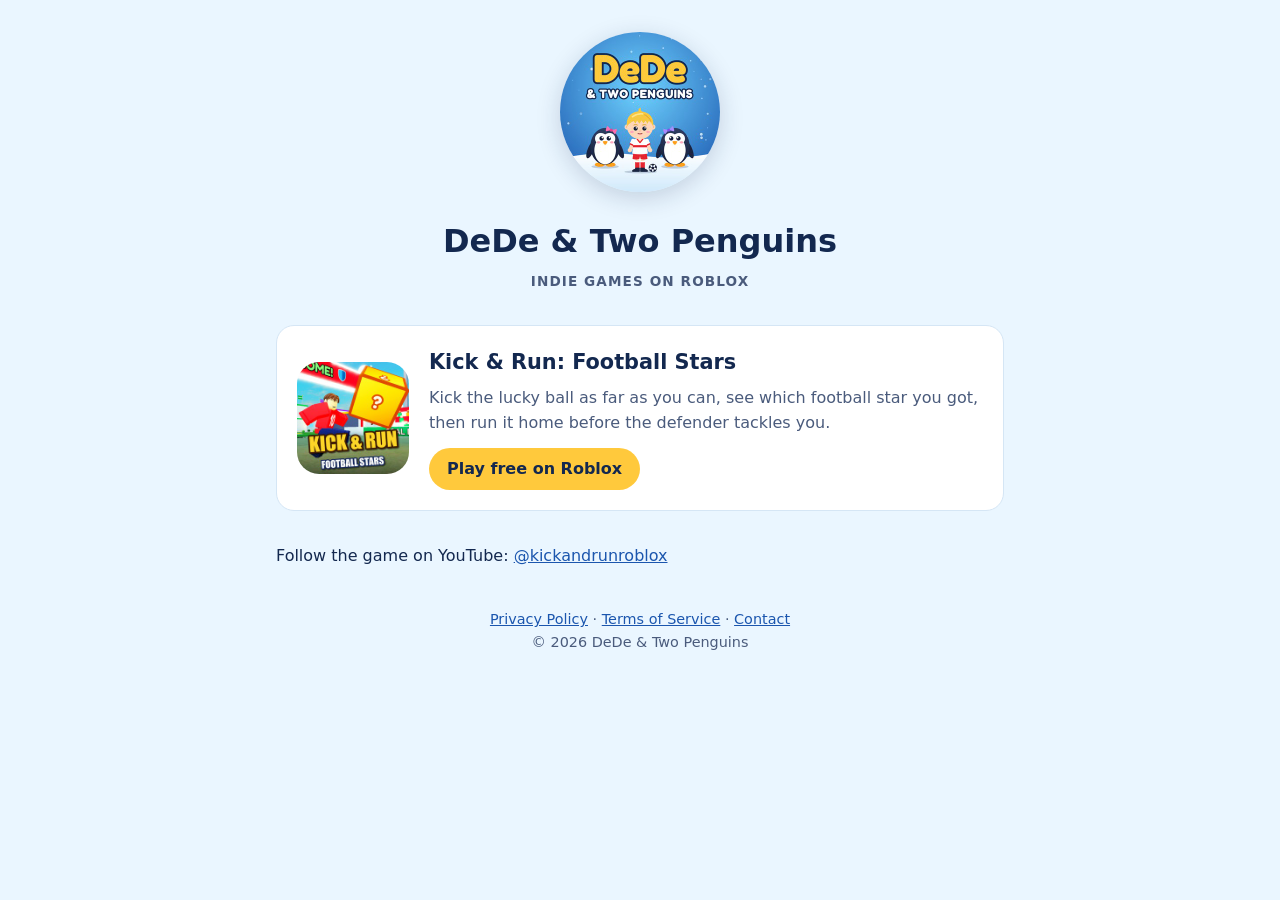
<file: index.html>
<!doctype html>
<html lang="en">
<head>
<meta charset="utf-8">
<meta name="viewport" content="width=device-width, initial-scale=1">
<title>DeDe &amp; Two Penguins</title>
<meta name="description" content="DeDe & Two Penguins is a tiny indie studio making games on Roblox.">
<link rel="icon" href="logo.jpg">
<link rel="stylesheet" href="style.css">
</head>
<body>
<main>
  <header class="studio">
    <img src="logo.jpg" alt="DeDe & Two Penguins logo">
    <h1>DeDe &amp; Two Penguins</h1>
    <p class="tag">Indie games on Roblox</p>
  </header>

  <section class="game">
    <img src="kickandrun.jpg" alt="Kick & Run: Football Stars icon">
    <div>
      <h2>Kick &amp; Run: Football Stars</h2>
      <p>Kick the lucky ball as far as you can, see which football star you got, then run it home before the defender tackles you.</p>
      <a class="button" href="https://www.roblox.com/games/138604124344923">Play free on Roblox</a>
    </div>
  </section>

  <p>Follow the game on YouTube: <a href="https://www.youtube.com/@kickandrunroblox">@kickandrunroblox</a></p>

  <footer>
    <a href="privacy.html">Privacy Policy</a> ·
    <a href="terms.html">Terms of Service</a> ·
    <a href="https://github.com/Koo2992/dedeandtwopenguins/issues">Contact</a>
    <br>© 2026 DeDe &amp; Two Penguins
  </footer>
</main>
</body>
</html>
</file>
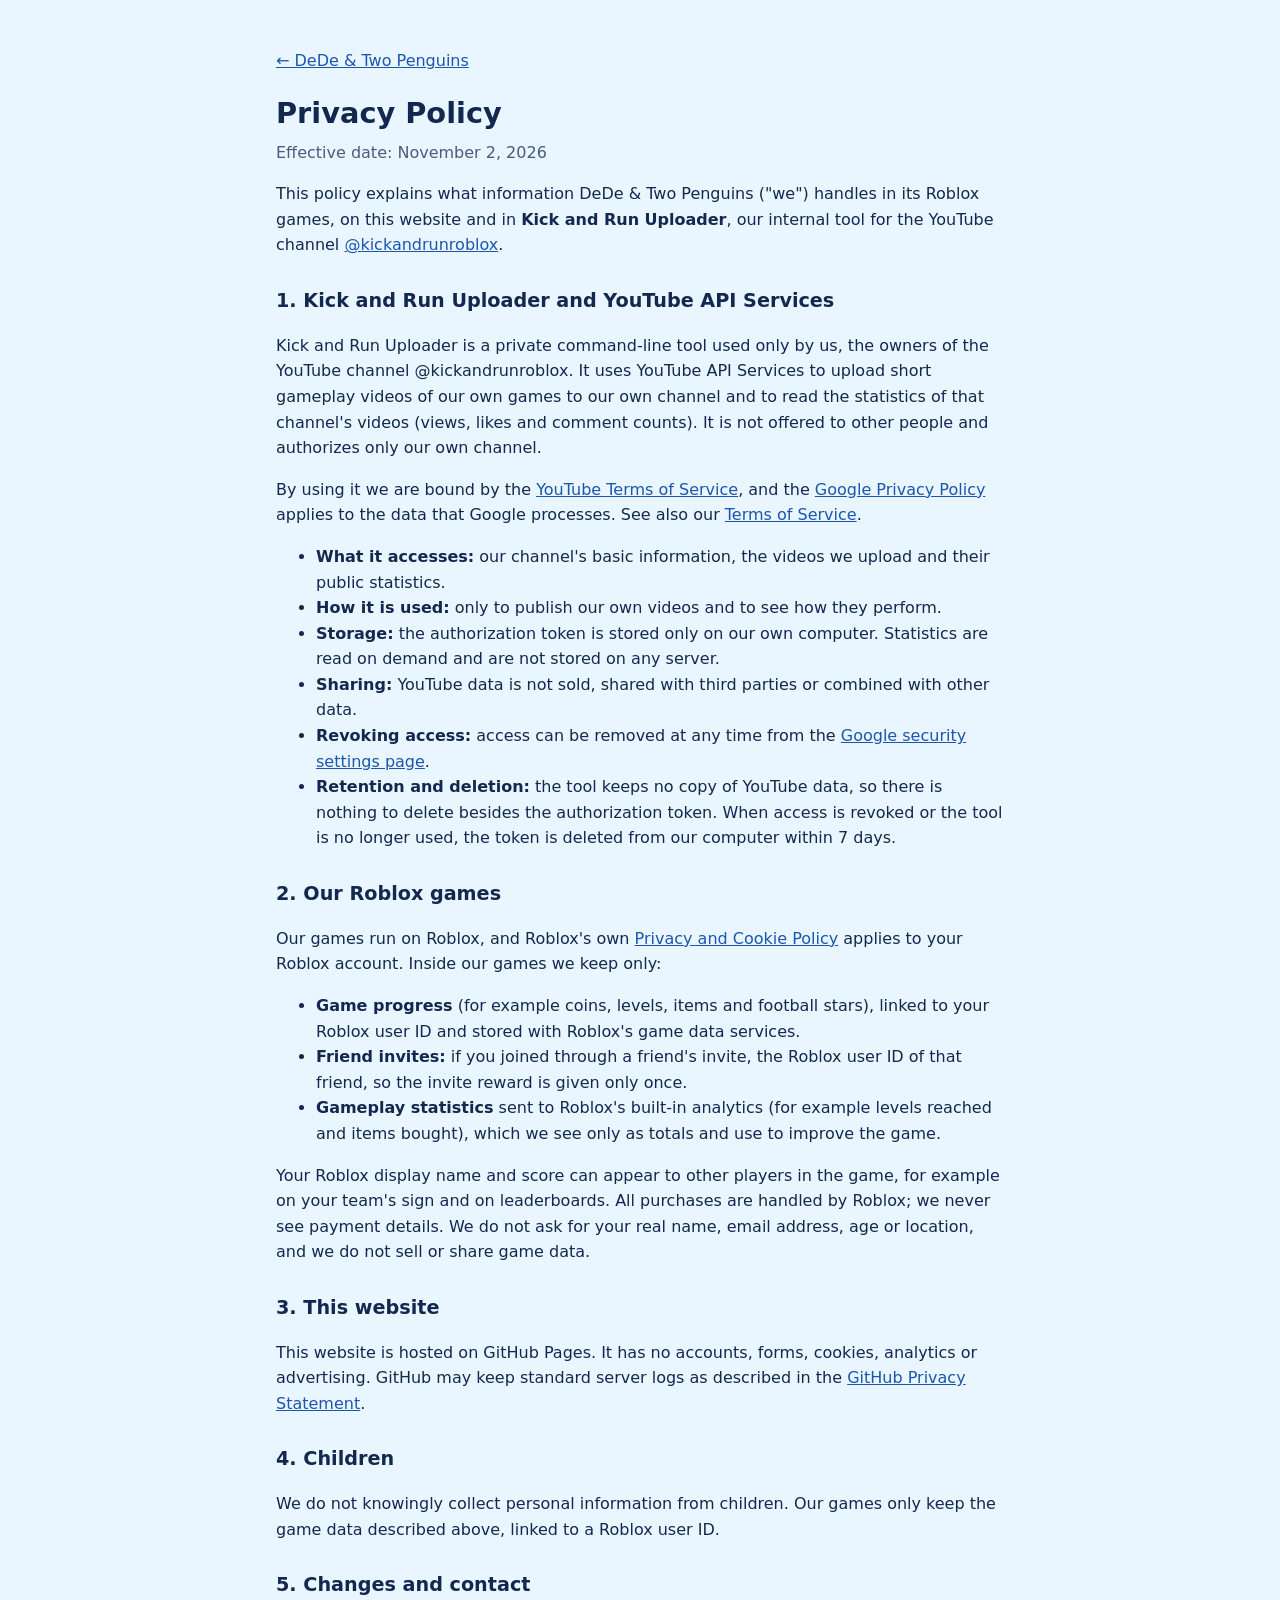
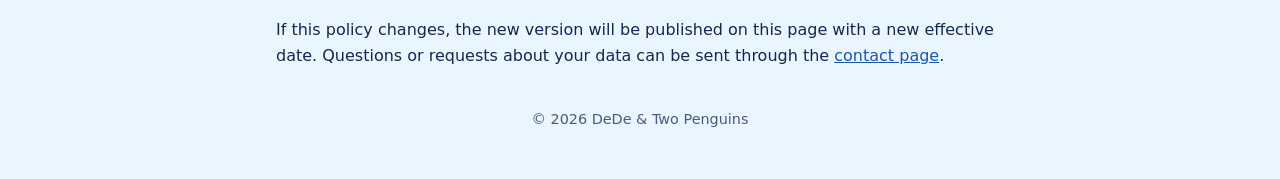
<file: privacy.html>
<!doctype html>
<html lang="en">
<head>
<meta charset="utf-8">
<meta name="viewport" content="width=device-width, initial-scale=1">
<title>Privacy Policy</title>
<meta name="description" content="Privacy Policy of DeDe & Two Penguins, its Roblox games and the Kick and Run Uploader tool.">
<link rel="icon" href="logo.jpg">
<link rel="stylesheet" href="style.css">
</head>
<body>
<main>
<article>
  <p><a href="./">← DeDe &amp; Two Penguins</a></p>
  <h1>Privacy Policy</h1>
  <p class="date">Effective date: November 2, 2026</p>

  <p>This policy explains what information DeDe &amp; Two Penguins ("we") handles in its Roblox games, on this website and in
  <strong>Kick and Run Uploader</strong>, our internal tool for the YouTube channel
  <a href="https://www.youtube.com/@kickandrunroblox">@kickandrunroblox</a>.</p>

  <h2>1. Kick and Run Uploader and YouTube API Services</h2>
  <p>Kick and Run Uploader is a private command-line tool used only by us, the owners of the YouTube channel
  @kickandrunroblox. It uses YouTube API Services to upload short gameplay videos of our own games to our own channel and to
  read the statistics of that channel's videos (views, likes and comment counts). It is not offered to other people and
  authorizes only our own channel.</p>
  <p>By using it we are bound by the <a href="https://www.youtube.com/t/terms">YouTube Terms of Service</a>, and the
  <a href="https://policies.google.com/privacy">Google Privacy Policy</a> applies to the data that Google processes.
  See also our <a href="terms.html">Terms of Service</a>.</p>
  <ul>
    <li><strong>What it accesses:</strong> our channel's basic information, the videos we upload and their public statistics.</li>
    <li><strong>How it is used:</strong> only to publish our own videos and to see how they perform.</li>
    <li><strong>Storage:</strong> the authorization token is stored only on our own computer. Statistics are read on demand and are not stored on any server.</li>
    <li><strong>Sharing:</strong> YouTube data is not sold, shared with third parties or combined with other data.</li>
    <li><strong>Revoking access:</strong> access can be removed at any time from the
      <a href="https://myaccount.google.com/permissions">Google security settings page</a>.</li>
    <li><strong>Retention and deletion:</strong> the tool keeps no copy of YouTube data, so there is nothing to delete
      besides the authorization token. When access is revoked or the tool is no longer used, the token is deleted from our
      computer within 7 days.</li>
  </ul>

  <h2>2. Our Roblox games</h2>
  <p>Our games run on Roblox, and Roblox's own <a href="https://en.help.roblox.com/hc/articles/115004630823">Privacy and Cookie Policy</a>
  applies to your Roblox account. Inside our games we keep only:</p>
  <ul>
    <li><strong>Game progress</strong> (for example coins, levels, items and football stars), linked to your Roblox user ID and stored with Roblox's game data services.</li>
    <li><strong>Friend invites:</strong> if you joined through a friend's invite, the Roblox user ID of that friend, so the invite reward is given only once.</li>
    <li><strong>Gameplay statistics</strong> sent to Roblox's built-in analytics (for example levels reached and items bought), which we see only as totals and use to improve the game.</li>
  </ul>
  <p>Your Roblox display name and score can appear to other players in the game, for example on your team's sign and on
  leaderboards. All purchases are handled by Roblox; we never see payment details. We do not ask for your real name, email
  address, age or location, and we do not sell or share game data.</p>

  <h2>3. This website</h2>
  <p>This website is hosted on GitHub Pages. It has no accounts, forms, cookies, analytics or advertising. GitHub may keep
  standard server logs as described in the
  <a href="https://docs.github.com/site-policy/privacy-policies/github-general-privacy-statement">GitHub Privacy Statement</a>.</p>

  <h2>4. Children</h2>
  <p>We do not knowingly collect personal information from children. Our games only keep the game data described above,
  linked to a Roblox user ID.</p>

  <h2>5. Changes and contact</h2>
  <p>If this policy changes, the new version will be published on this page with a new effective date. Questions or requests
  about your data can be sent through the <a href="https://github.com/Koo2992/dedeandtwopenguins/issues">contact page</a>.</p>
</article>
<footer>© 2026 DeDe &amp; Two Penguins</footer>
</main>
</body>
</html>
</file>
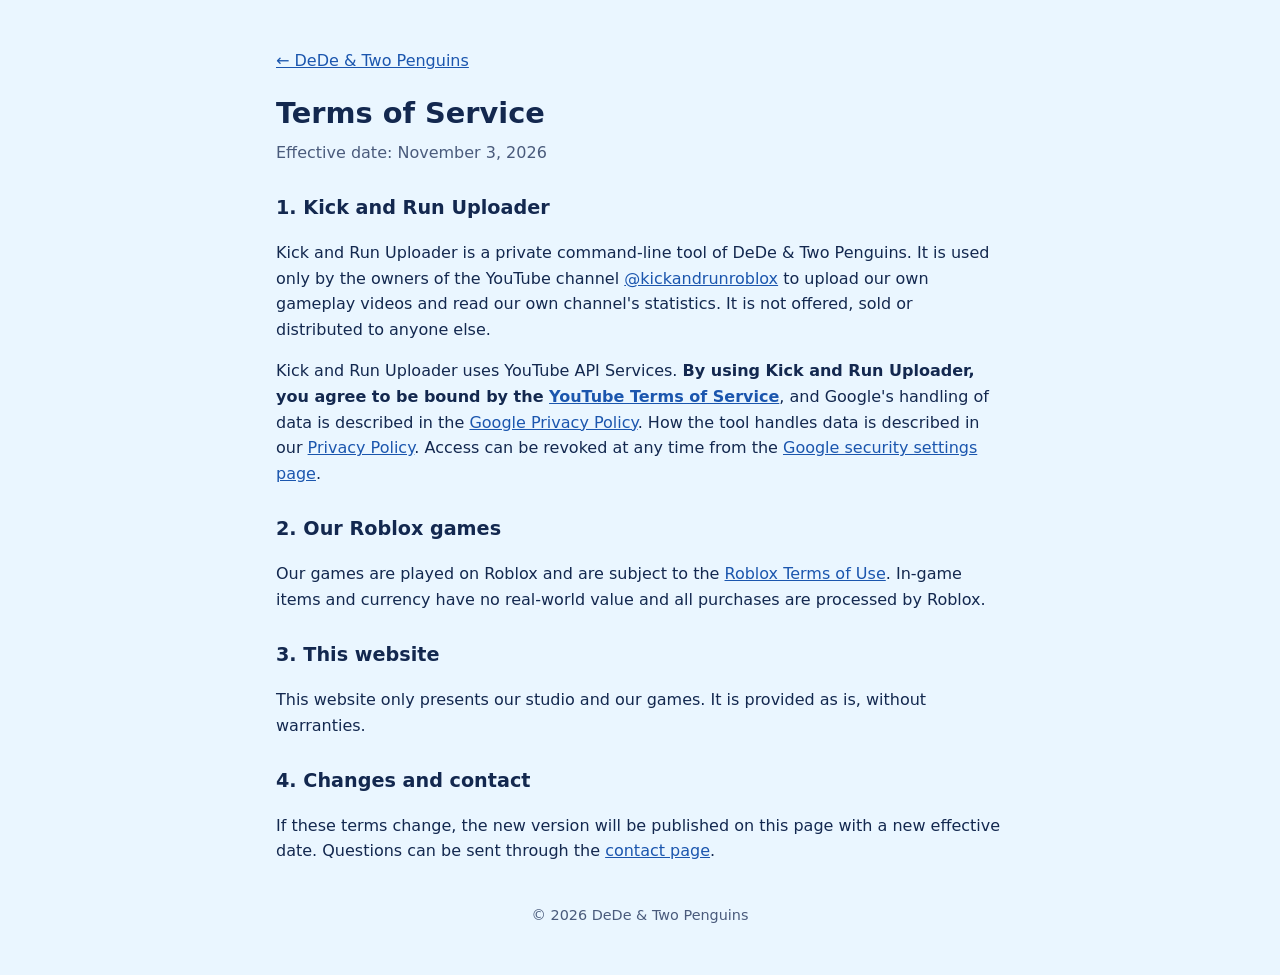
<file: terms.html>
<!doctype html>
<html lang="en">
<head>
<meta charset="utf-8">
<meta name="viewport" content="width=device-width, initial-scale=1">
<title>Terms of Service</title>
<meta name="description" content="Terms of Service of DeDe & Two Penguins, its Roblox games and the Kick and Run Uploader tool.">
<link rel="icon" href="logo.jpg">
<link rel="stylesheet" href="style.css">
</head>
<body>
<main>
<article>
  <p><a href="./">← DeDe &amp; Two Penguins</a></p>
  <h1>Terms of Service</h1>
  <p class="date">Effective date: November 3, 2026</p>

  <h2>1. Kick and Run Uploader</h2>
  <p>Kick and Run Uploader is a private command-line tool of DeDe &amp; Two Penguins. It is used only by the owners of the
  YouTube channel <a href="https://www.youtube.com/@kickandrunroblox">@kickandrunroblox</a> to upload our own gameplay videos
  and read our own channel's statistics. It is not offered, sold or distributed to anyone else.</p>
  <p>Kick and Run Uploader uses YouTube API Services. <strong>By using Kick and Run Uploader, you agree to be bound by the
  <a href="https://www.youtube.com/t/terms">YouTube Terms of Service</a></strong>, and Google's handling of data is described in
  the <a href="https://policies.google.com/privacy">Google Privacy Policy</a>. How the tool handles data is described in our
  <a href="privacy.html">Privacy Policy</a>. Access can be revoked at any time from the
  <a href="https://myaccount.google.com/permissions">Google security settings page</a>.</p>

  <h2>2. Our Roblox games</h2>
  <p>Our games are played on Roblox and are subject to the
  <a href="https://en.help.roblox.com/hc/articles/115004647846">Roblox Terms of Use</a>. In-game items and currency have no
  real-world value and all purchases are processed by Roblox.</p>

  <h2>3. This website</h2>
  <p>This website only presents our studio and our games. It is provided as is, without warranties.</p>

  <h2>4. Changes and contact</h2>
  <p>If these terms change, the new version will be published on this page with a new effective date. Questions can be sent
  through the <a href="https://github.com/Koo2992/dedeandtwopenguins/issues">contact page</a>.</p>
</article>
<footer>© 2026 DeDe &amp; Two Penguins</footer>
</main>
</body>
</html>
</file>
<file: style.css>
:root {
  --ink: #13284F;
  --muted: #4A5B7C;
  --sky: #EAF6FF;
  --card: #FFFFFF;
  --line: #D5E6F5;
  --accent: #FFC93C;
  --link: #1B56AE;
}
@media (prefers-color-scheme: dark) {
  :root {
    --ink: #EAF2FF;
    --muted: #A9B8D3;
    --sky: #0E1A33;
    --card: #15254A;
    --line: #26385F;
    --link: #8FC8FF;
  }
}
* { box-sizing: border-box; }
body {
  margin: 0;
  background: var(--sky);
  color: var(--ink);
  font-family: "Segoe UI", system-ui, -apple-system, Roboto, sans-serif;
  line-height: 1.6;
}
main { max-width: 760px; margin: 0 auto; padding: 32px 16px 48px; }
a { color: var(--link); }
header.studio { text-align: center; }
header.studio img { width: 160px; height: 160px; border-radius: 50%; box-shadow: 0 6px 24px rgba(19, 40, 79, .18); }
h1 { margin: 16px 0 4px; font-size: 2rem; }
.tag { margin: 0; color: var(--muted); letter-spacing: .08em; text-transform: uppercase; font-size: .85rem; font-weight: 600; }
.game {
  display: flex; gap: 20px; align-items: center;
  margin: 32px 0; padding: 20px;
  background: var(--card); border: 1px solid var(--line); border-radius: 18px;
}
.game img { width: 112px; height: 112px; border-radius: 22px; flex: none; }
.game h2 { margin: 0 0 6px; font-size: 1.3rem; }
.game p { margin: 0 0 12px; color: var(--muted); }
.button {
  display: inline-block; padding: 8px 18px; border-radius: 999px;
  background: var(--accent); color: #13284F; font-weight: 700; text-decoration: none;
}
footer { margin-top: 40px; text-align: center; color: var(--muted); font-size: .9rem; }
article h1 { font-size: 1.8rem; }
article h2 { margin-top: 28px; font-size: 1.2rem; }
article .date { color: var(--muted); margin-top: 0; }
@media (max-width: 520px) {
  .game { flex-direction: column; text-align: center; }
}
</file>
